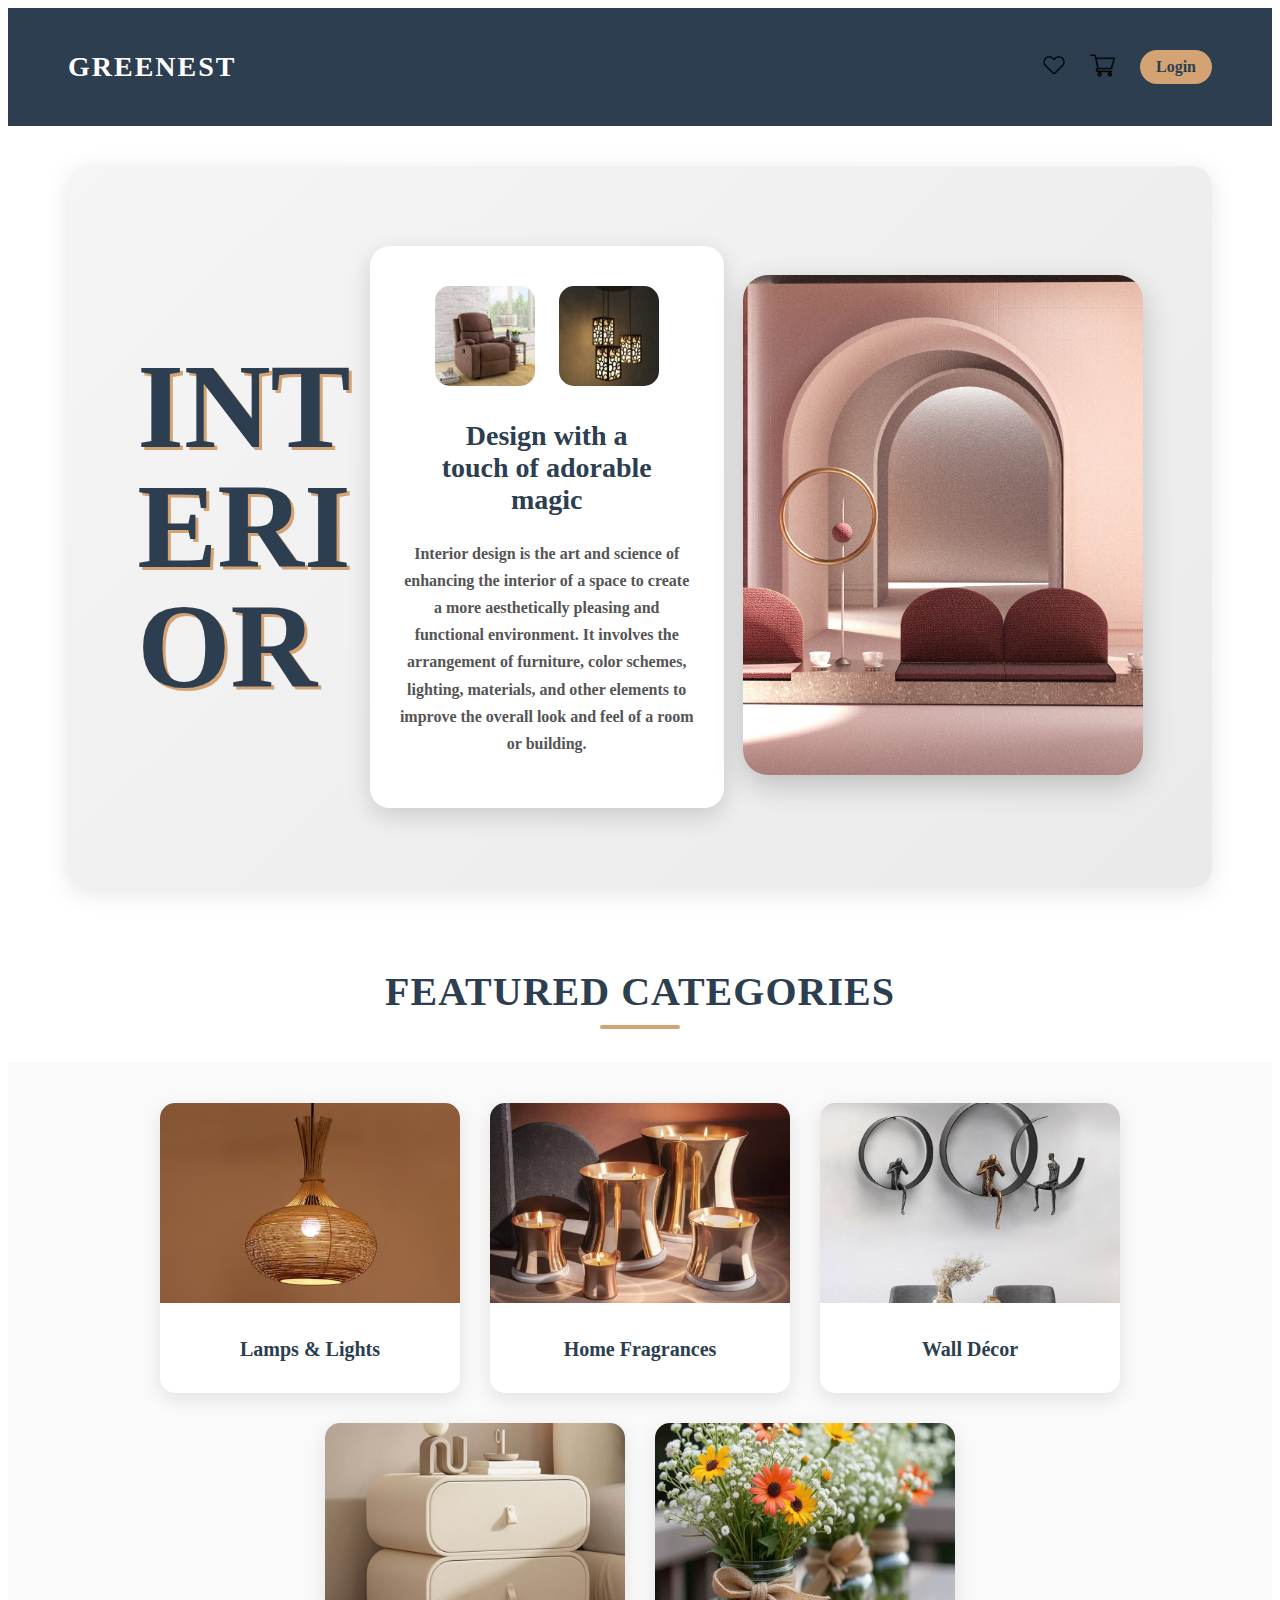
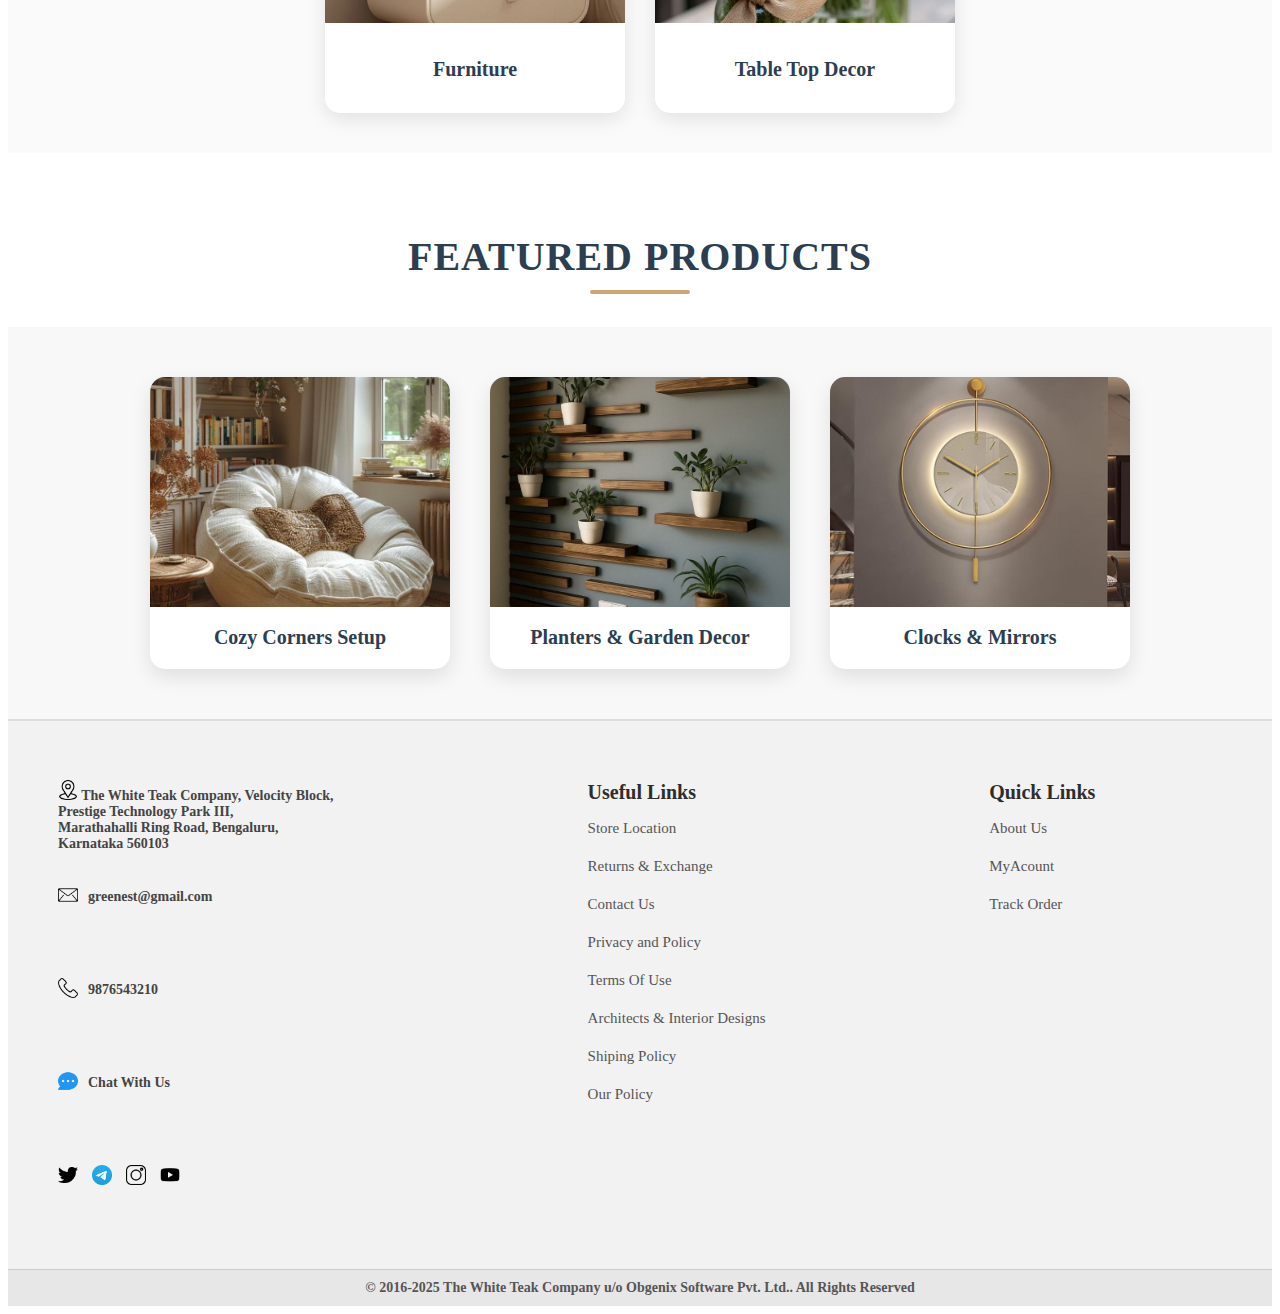
<file: index.html>
<!DOCTYPE html>
<html lang="en">
<head>
    <meta charset="UTF-8">
    <meta name="viewport" content="width=device-width, initial-scale=1.0">
    <title>Document</title>
    <link rel="stylesheet" href="Home.css">
</head>
<body>


    
    <div class="Top">

        <div class="header">
            <div class="dna">
                <h2>GREENEST</h2>
            </div>

            <div class="nav-links">
                <a href="Wishlist.html" class="wishlist-icon" style="position:relative; display:inline-block;">
                        <img src="wishlist.png" width="22">
                        <span id="wishlistBadge" class="wishlist-badge" style="
                            background:red;
                            color:white;
                            padding:2px 6px;
                            border-radius:50%;
                            font-size:12px;
                            position:absolute;
                            top:-8px;
                            right:-10px;
                            display:none;">0</span>
                    </a>

                
                <!-- Navbar or header-la idhu irukkanum -->
                    <a href="Cart.html" class="cart-icon" style="position:relative; display:inline-block;">
                        <img src="cart.png" width="25">
                        <span id="cartBadge" class="cart-badge" style="
                        background:red;
                        color:white;
                        padding:2px 6px;
                        border-radius:50%;
                        font-size:12px;
                        position:absolute;
                        top:-8px;
                        right:-10px;">0</span>
                    </a>
                <a href="Login.html" class="login">Login</a>        
            </div>
        </div>

        <div class="topic">

            <div class="interior">
                <h1>INT <br> ERI <br> OR</h1>
            </div>

            <div class="sofa-image">
                <div>
                    <img src="sofa.jpeg" height="100" width="100">
                    <img src="light.webp" height="100" width="100">
                </div>
                <h2>
                    Design with a <br> touch of adorable <br> magic
                </h2>

                <h4>
                    Interior design is the art and science of <br>
                    enhancing the interior of a space to create <br>
                    a more aesthetically pleasing and <br>
                    functional environment. It involves the <br>
                    arrangement of furniture, color schemes, <br>
                    lighting, materials, and other elements to <br>
                    improve the overall look and feel of a room <br>
                    or building.
                </h4>
            </div>

            <div>
                <img src="bg4.webp" height="500" width="400" class="img1">
            </div>

        </div>

        <h2 class="fc">Featured Categories</h2>

        <div class="feature-items">

            <div>
                <img src="Lamps and lights.avif" width="500" height="250">
                <a href="Lights.html"><h2>Lamps & Lights</h2></a>
            </div>

            <div>
                <img src="candles.avif" width="500" height="250">
                <a href="HomeFragrance.html"><h2>Home Fragrances</h2></a>
            </div>

            <div>
                <img src="Wall Decor.jpg" width="500" height="250">
                <a href="Wall decor.html"><h2>Wall Décor</h2></a>
            </div>

            <div>
                <img src="Storage furniture.jpg" width="500" height="250">
                <a href="Storage.html"><h2>Furniture </h2></a>
            </div>

            <div>
                <img src="Flower decoration.jpg" width="500" height="250">
                <a href="Tabletop.html"><h2>Table Top Decor</h2></a>
            </div>

        </div>

        <h2 class="fp">Featured Products</h2>

        <div class="feature-item-1">

            <div>
                <img src="sofa.jpg" width="500" height="250">
                <a href="#Corners"><h2>Cozy Corners Setup</h2></a>
            </div>

            <div>
                <img src="plant decor.jpg" width="500" height="250">
                <a href="#plants"><h2>Planters & Garden Decor</h2></a>
            </div>

            <div>
                <img src="clock.jpg" width="500" height="250">
                <a href="#clock"><h2>Clocks & Mirrors</h2></a>
            </div>

        </div>

        <footer class="footer-main" >
        <div class="f-one">
            <div class="main-h4">
                <h4 ><img src="location.png" height="20px">
                The White Teak Company, Velocity Block,<br>
                Prestige Technology Park III,<br>
                Marathahalli Ring Road, Bengaluru,<br>
                Karnataka 560103
            </h4>

            <div class="div2">
                <div class="second-img">
                    <img src="mail.png" height="20px" >
                </div>
                <div>
                    <h4>greenest@gmail.com</h4>
                </div>
                
            </div>

            <div class="div2">
                <div class="second-img">
                    <img src="telephone.png" height="20px">
                </div>
                <div >
                    <h4>9876543210</h4>
                </div>
            </div>

            <div class="div2">
                <div class="second-img">
                    <img src="chat.png" height="20px">
                </div>
                <div >
                    <h4>Chat With Us</h4>
                </div>
            </div>

            <div class="logos">
                    <img src="twitter.png" height="20px">
                    <img src="telegram.png" height="20px">
                    <img src="instagram.png" height="20px">
                    <img src="youtube.png" height="20px">
                </div>
            </div>
            

        </div>
        <div class="f-two">
            <h3>Useful Links</h3>
            <div>
               <a href="#">Store Location</a>
            </div>
            <div>
                <a href="#">Returns & Exchange</a>
            </div>
            <div>
                <a href="#">Contact Us</a>
            </div>
            <div>
                <a href="#">Privacy and Policy</a>
            </div>
            <div>
                <a href="#">Terms Of Use</a>
            </div>
            <div>
                <a href="#">Architects & Interior Designs</a>
            </div>
            <div>
                <a href="#">Shiping Policy</a>
            </div>
            <div>
                <a href="#">Our Policy</a>
            </div>
            
                
            
        </div>

        <div class="f-three">

            <h3>Quick Links</h3>
            <div>
                <a href="#">About Us</a>
            </div>
            <div>
                <a href="#">MyAcount</a>
            </div>
            <div>
                <a href="#">Track Order</a>
            </div>

        </div>

    </footer>

    <footer class="footer-second">
        <h5 class="end">© 2016-2025 The White Teak Company u/o Obgenix Software Pvt. Ltd.. All Rights Reserved</h5>
    </footer>

    </div>

    <script>
        // Update Cart Badge
function updateCartBadge() {
    let user = sessionStorage.getItem("username");
    let badge = document.getElementById("cartBadge");

    if (!badge) return;

    if (user) {
        let cartKey = "cart_" + user;
        let items = JSON.parse(localStorage.getItem(cartKey)) || [];
        badge.innerText = items.length;
        badge.style.display = items.length > 0 ? "inline-block" : "none";
    } else {
        badge.innerText = 0;
        badge.style.display = "none";
    }
}

// Update Wishlist Badge
function updateWishlistBadge() {
    let user = sessionStorage.getItem("username");
    let badge = document.getElementById("wishlistBadge");

    if (!badge) return;

    if (user) {
        let wishlistKey = "wishlist_" + user;
        let items = JSON.parse(localStorage.getItem(wishlistKey)) || [];
        badge.innerText = items.length;
        badge.style.display = items.length > 0 ? "inline-block" : "none";
    } else {
        badge.innerText = 0;
        badge.style.display = "none";
    }
}

// Run both badge updates on page load
updateCartBadge();
updateWishlistBadge();

    </script>



</body>
</html>
</file>
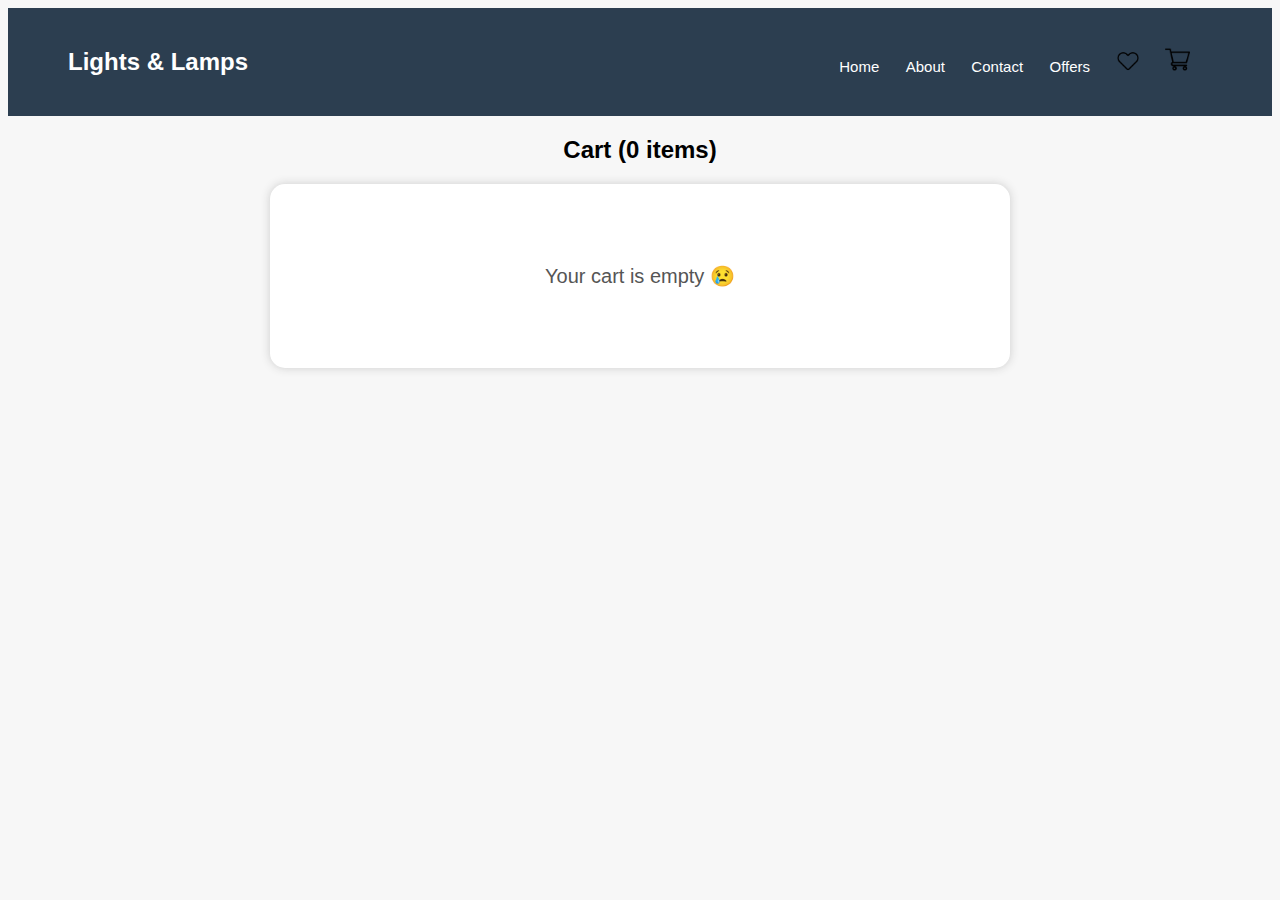
<file: Cart.html>
<!DOCTYPE html>
<html lang="en">
<head>
    <meta charset="UTF-8">
    <meta name="viewport" content="width=device-width, initial-scale=1.0">
    <title>Your Cart</title>
    <link rel="stylesheet" href="Cart.css">
</head>
<body>

    <div class="header">
        <h2 class="title">Lights & Lamps</h2>

        <div class="nav-links">
            <a href="Home.html">Home</a>
            <a href="About.html">About</a>
            <a href="Contact.html">Contact</a>
            <a href="Offer.html">Offers</a>

            <a href="Wishlist.html" class="wishlist-icon" style="position:relative; display:inline-block;">
                        <img src="wishlist.png" width="22">
                        <span id="wishlistBadge" class="wishlist-badge" style="
                            background:red;
                            color:white;
                            padding:2px 6px;
                            border-radius:50%;
                            font-size:12px;
                            position:absolute;
                            top:-8px;
                            right:-10px;
                            display:none;">0</span>
                    </a>

            <!-- ⭐ Cart badge (optional for cart page) -->
            <a href="Cart.html" class="cart-icon" style="position:relative; display:inline-block;">
                        <img src="cart.png" width="25">
                        <span id="cartBadge" class="cart-badge" style="
                        background:red;
                        color:white;
                        padding:2px 6px;
                        border-radius:50%;
                        font-size:12px;
                        position:absolute;
                        top:-8px;
                        right:-10px;">0</span>
                    </a>
        </div>
    </div>

    <!-- ⭐ Cart count text -->
    <h2 id="cartCount">Cart (0 items)</h2>

    <!-- ⭐ Cart list container -->
    <div class="cart-container" id="cartList"></div>

    <script src="Cart.js"></script>
</body>
</html>
</file>
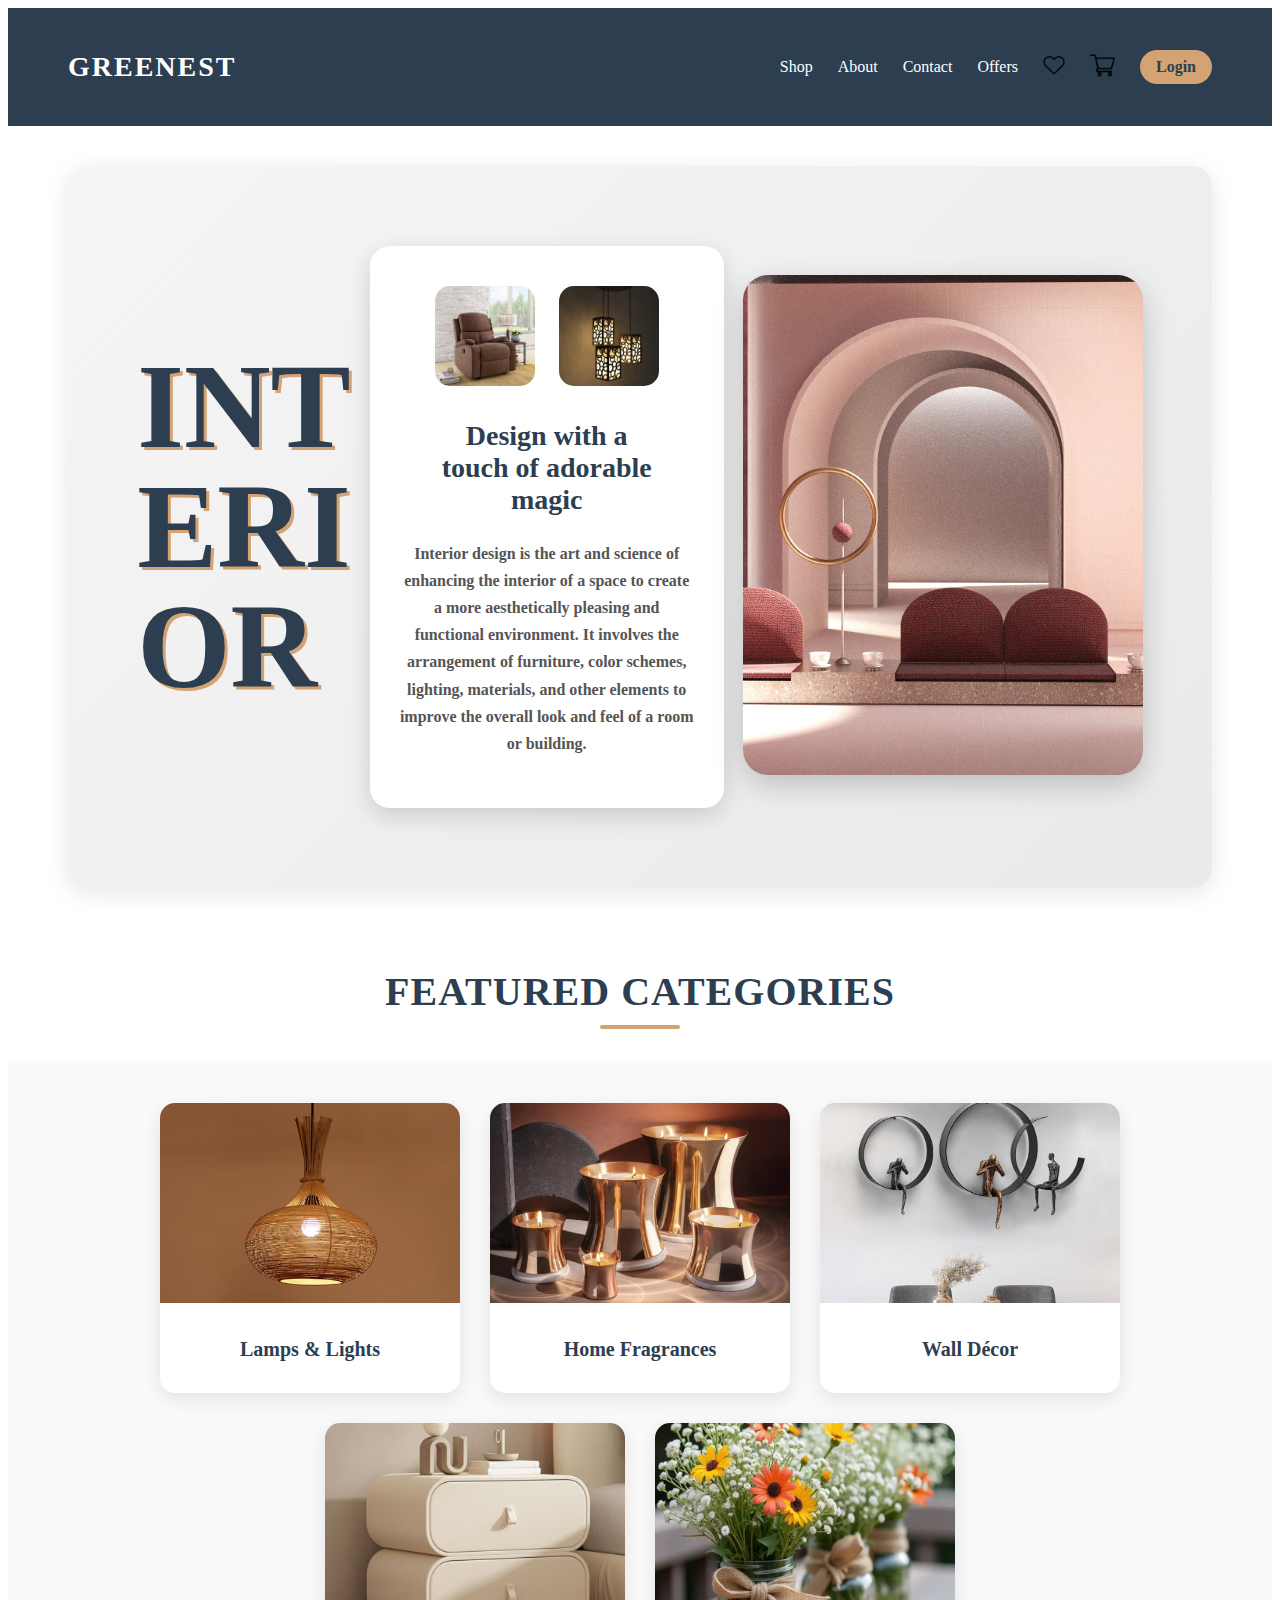
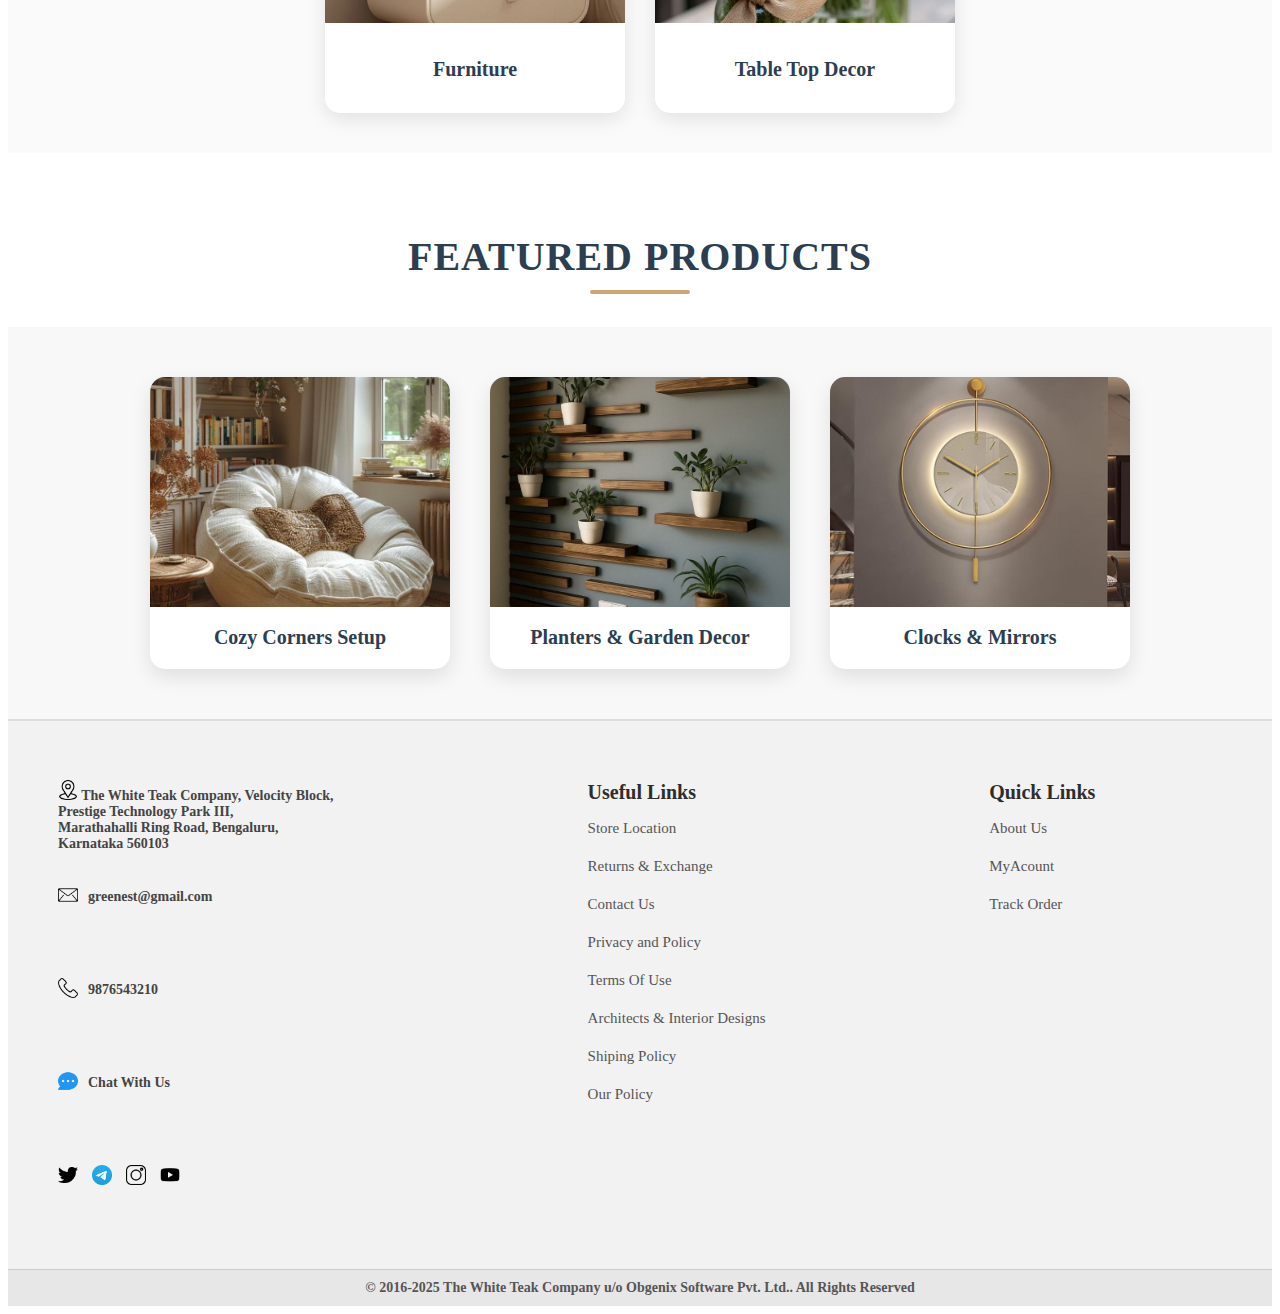
<file: Home.html>
<!DOCTYPE html>
<html lang="en">
<head>
    <meta charset="UTF-8">
    <meta name="viewport" content="width=device-width, initial-scale=1.0">
    <title>Document</title>
    <link rel="stylesheet" href="Home.css">
</head>
<body>


    
    <div class="Top">

        <div class="header">
            <div class="dna">
                <h2>GREENEST</h2>
            </div>

            <div class="nav-links">
                <a href="ShopPage" class="list-items">Shop</a>
                <a href="About.html" class="list-items">About</a>
                <a href="Contact.html" class="list-items">Contact</a>
                <a href="Offer.html" class="list-items">Offers</a>
                <a href="Wishlist.html" class="wishlist-icon" style="position:relative; display:inline-block;">
                        <img src="wishlist.png" width="22">
                        <span id="wishlistBadge" class="wishlist-badge" style="
                            background:red;
                            color:white;
                            padding:2px 6px;
                            border-radius:50%;
                            font-size:12px;
                            position:absolute;
                            top:-8px;
                            right:-10px;
                            display:none;">0</span>
                    </a>

                
                <!-- Navbar or header-la idhu irukkanum -->
                    <a href="Cart.html" class="cart-icon" style="position:relative; display:inline-block;">
                        <img src="cart.png" width="25">
                        <span id="cartBadge" class="cart-badge" style="
                        background:red;
                        color:white;
                        padding:2px 6px;
                        border-radius:50%;
                        font-size:12px;
                        position:absolute;
                        top:-8px;
                        right:-10px;">0</span>
                    </a>
                <a href="Login.html" class="login">Login</a>        
            </div>
        </div>

        <div class="topic">

            <div class="interior">
                <h1>INT <br> ERI <br> OR</h1>
            </div>

            <div class="sofa-image">
                <div>
                    <img src="sofa.jpeg" height="100" width="100">
                    <img src="light.webp" height="100" width="100">
                </div>
                <h2>
                    Design with a <br> touch of adorable <br> magic
                </h2>

                <h4>
                    Interior design is the art and science of <br>
                    enhancing the interior of a space to create <br>
                    a more aesthetically pleasing and <br>
                    functional environment. It involves the <br>
                    arrangement of furniture, color schemes, <br>
                    lighting, materials, and other elements to <br>
                    improve the overall look and feel of a room <br>
                    or building.
                </h4>
            </div>

            <div>
                <img src="bg4.webp" height="500" width="400" class="img1">
            </div>

        </div>

        <h2 class="fc">Featured Categories</h2>

        <div class="feature-items">

            <div>
                <img src="Lamps and lights.avif" width="500" height="250">
                <a href="Lights.html"><h2>Lamps & Lights</h2></a>
            </div>

            <div>
                <img src="candles.avif" width="500" height="250">
                <a href="HomeFragrance.html"><h2>Home Fragrances</h2></a>
            </div>

            <div>
                <img src="Wall Decor.jpg" width="500" height="250">
                <a href="Wall decor.html"><h2>Wall Décor</h2></a>
            </div>

            <div>
                <img src="Storage furniture.jpg" width="500" height="250">
                <a href="Storage.html"><h2>Furniture </h2></a>
            </div>

            <div>
                <img src="Flower decoration.jpg" width="500" height="250">
                <a href="Tabletop.html"><h2>Table Top Decor</h2></a>
            </div>

        </div>

        <h2 class="fp">Featured Products</h2>

        <div class="feature-item-1">

            <div>
                <img src="sofa.jpg" width="500" height="250">
                <a href="Storage.html"><h2>Cozy Corners Setup</h2></a>
            </div>

            <div>
                <img src="plant decor.jpg" width="500" height="250">
                <a href="Plants.html"><h2>Planters & Garden Decor</h2></a>
            </div>

            <div>
                <img src="clock.jpg" width="500" height="250">
                <a href="Clock.html"><h2>Clocks & Mirrors</h2></a>
            </div>

        </div>

        <footer class="footer-main" >
        <div class="f-one">
            <div class="main-h4">
                <h4 ><img src="location.png" height="20px">
                The White Teak Company, Velocity Block,<br>
                Prestige Technology Park III,<br>
                Marathahalli Ring Road, Bengaluru,<br>
                Karnataka 560103
            </h4>

            <div class="div2">
                <div class="second-img">
                    <img src="mail.png" height="20px" >
                </div>
                <div>
                    <h4>greenest@gmail.com</h4>
                </div>
                
            </div>

            <div class="div2">
                <div class="second-img">
                    <img src="telephone.png" height="20px">
                </div>
                <div >
                    <h4>9876543210</h4>
                </div>
            </div>

            <div class="div2">
                <div class="second-img">
                    <img src="chat.png" height="20px">
                </div>
                <div >
                    <h4>Chat With Us</h4>
                </div>
            </div>

            <div class="logos">
                    <img src="twitter.png" height="20px">
                    <img src="telegram.png" height="20px">
                    <img src="instagram.png" height="20px">
                    <img src="youtube.png" height="20px">
                </div>
            </div>
            

        </div>
        <div class="f-two">
            <h3>Useful Links</h3>
            <div>
               <a href="#">Store Location</a>
            </div>
            <div>
                <a href="#">Returns & Exchange</a>
            </div>
            <div>
                <a href="#">Contact Us</a>
            </div>
            <div>
                <a href="#">Privacy and Policy</a>
            </div>
            <div>
                <a href="#">Terms Of Use</a>
            </div>
            <div>
                <a href="#">Architects & Interior Designs</a>
            </div>
            <div>
                <a href="#">Shiping Policy</a>
            </div>
            <div>
                <a href="#">Our Policy</a>
            </div>
            
                
            
        </div>

        <div class="f-three">

            <h3>Quick Links</h3>
            <div>
                <a href="#">About Us</a>
            </div>
            <div>
                <a href="#">MyAcount</a>
            </div>
            <div>
                <a href="#">Track Order</a>
            </div>

        </div>

    </footer>

    <footer class="footer-second">
        <h5 class="end">© 2016-2025 The White Teak Company u/o Obgenix Software Pvt. Ltd.. All Rights Reserved</h5>
    </footer>

    </div>

    <script>
        // Update Cart Badge
function updateCartBadge() {
    let user = sessionStorage.getItem("username");
    let badge = document.getElementById("cartBadge");

    if (!badge) return;

    if (user) {
        let cartKey = "cart_" + user;
        let items = JSON.parse(localStorage.getItem(cartKey)) || [];
        badge.innerText = items.length;
        badge.style.display = items.length > 0 ? "inline-block" : "none";
    } else {
        badge.innerText = 0;
        badge.style.display = "none";
    }
}

// Update Wishlist Badge
function updateWishlistBadge() {
    let user = sessionStorage.getItem("username");
    let badge = document.getElementById("wishlistBadge");

    if (!badge) return;

    if (user) {
        let wishlistKey = "wishlist_" + user;
        let items = JSON.parse(localStorage.getItem(wishlistKey)) || [];
        badge.innerText = items.length;
        badge.style.display = items.length > 0 ? "inline-block" : "none";
    } else {
        badge.innerText = 0;
        badge.style.display = "none";
    }
}

// Run both badge updates on page load
updateCartBadge();
updateWishlistBadge();

    </script>



</body>
</html>
</file>
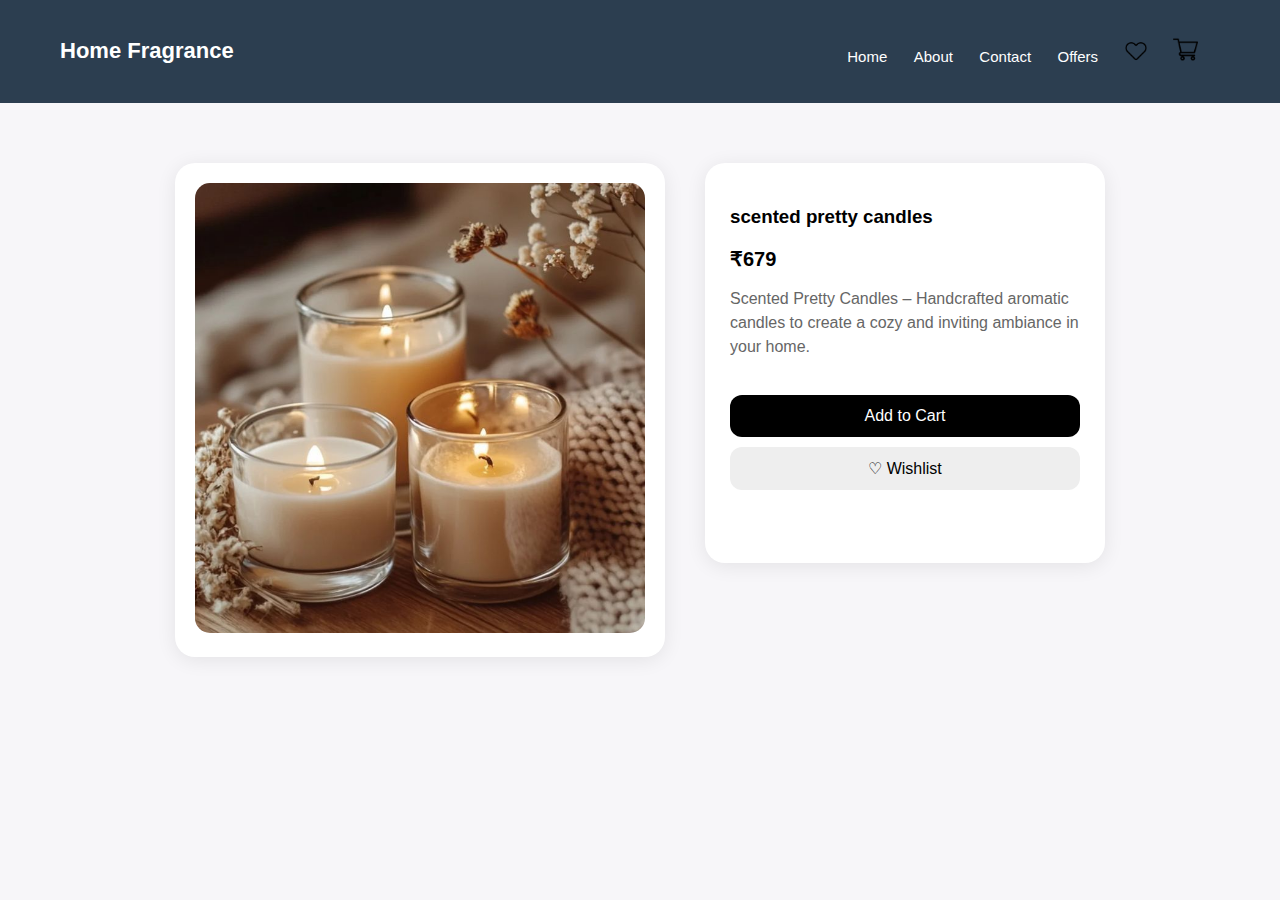
<file: HomeFragrance.html>
<!DOCTYPE html>
<html lang="en">
<head>
    <meta charset="UTF-8">
    <meta name="viewport" content="width=device-width, initial-scale=1.0">
    <title>Lights & Lamps</title>
    <link rel="stylesheet" href="HomeFragrance.css">
</head>
<body>
    

    <div class="header">
        <h2 class="title">Home Fragrance</h2>

        <div class="nav-links">
            <a href="index.html">Home</a>
            <a href="About.html">About</a>
            <a href="Contact.html">Contact</a>
            <a href="Offer.html">Offers</a>

            <a href="Wishlist.html" class="wishlist-icon" style="position:relative; display:inline-block;">
                        <img src="wishlist.png" width="22">
                        <span id="wishlistBadge" class="wishlist-badge" style="
                            background:red;
                            color:white;
                            padding:2px 6px;
                            border-radius:50%;
                            font-size:12px;
                            position:absolute;
                            top:-8px;
                            right:-10px;
                            display:none;">0</span>
                    </a>
            <a href="Cart.html" class="cart-icon" style="position:relative; display:inline-block;">
                        <img src="cart.png" width="25">
                        <span id="cartBadge" class="cart-badge" style="
                        background:red;
                        color:white;
                        padding:2px 6px;
                        border-radius:50%;
                        font-size:12px;
                        position:absolute;
                        top:-8px;
                        right:-10px;">0</span>
            </a>
        </div>
    </div>

    <div class="pdp-container">
        <div class="pdp-image-box">
            <img src="candel 1.jpg" alt="scented pretty candles" class="main-img">
        </div>

        <div class="pdp-details">
            <h3>scented pretty candles</h3>
            <p class="price">₹679</p>

            <p class="desc">
                Scented Pretty Candles – Handcrafted aromatic candles to create a cozy and inviting ambiance in your home.
            </p>
            <div class="thumb-box">
                
            </div>

            <div class="btn-group">
                <button class="add-cart" onclick="addToCart()">Add to Cart</button>
                <button class="wishlist" onclick="addToWishlist()">♡ Wishlist</button>
            </div>
        </div>
    </div>

<script src="HomeFragrance.js"></script>
</body>
</html>
</file>
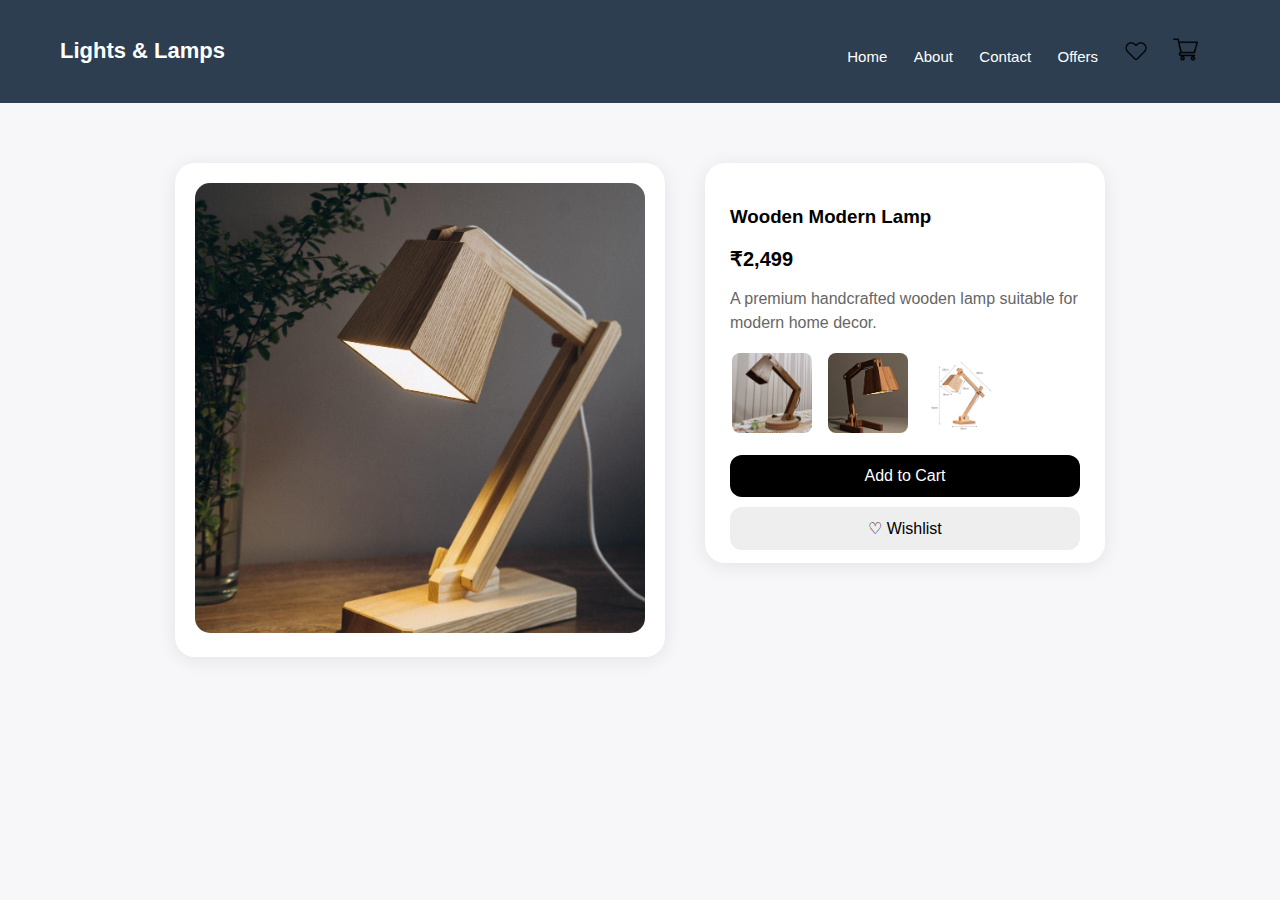
<file: Lights.html>
<!DOCTYPE html>
<html lang="en">
<head>
    <meta charset="UTF-8">
    <meta name="viewport" content="width=device-width, initial-scale=1.0">
    <title>Lights & Lamps</title>
    <link rel="stylesheet" href="Lights.css">
</head>
<body>


    <div class="header">
        <h2 class="title">Lights & Lamps</h2>

        <div class="nav-links">
            <a href="Home.html">Home</a>
            <a href="About.html">About</a>
            <a href="Contact.html">Contact</a>
            <a href="Offer.html">Offers</a>

           <a href="Wishlist.html" class="wishlist-icon" style="position:relative; display:inline-block;">
                        <img src="wishlist.png" width="22">
                        <span id="wishlistBadge" class="wishlist-badge" style="
                            background:red;
                            color:white;
                            padding:2px 6px;
                            border-radius:50%;
                            font-size:12px;
                            position:absolute;
                            top:-8px;
                            right:-10px;
                            display:none;">0</span>
                    </a>
            <a href="Cart.html" class="cart-icon" style="position:relative; display:inline-block;">
                        <img src="cart.png" width="25">
                        <span id="cartBadge" class="cart-badge" style="
                        background:red;
                        color:white;
                        padding:2px 6px;
                        border-radius:50%;
                        font-size:12px;
                        position:absolute;
                        top:-8px;
                        right:-10px;">0</span>
                    </a>
        </div>
    </div>

    <div class="pdp-container">
        <div class="pdp-image-box">
            <img src="Woodenlamp.jpg" alt="Wooden Lamp" class="main-img">
        </div>

        <div class="pdp-details">
            <h3>Wooden Modern Lamp</h3>
            <p class="price">₹2,499</p>

            <p class="desc">
                A premium handcrafted wooden lamp suitable for modern home decor.
            </p>
            <div class="thumb-box">
                <img src="w1-lamp.jpg" class="thumb">
                <img src="w2-lamp.jpg" class="thumb">
                <img src="w3-lamp.jpg" class="thumb">
            </div>

            <div class="btn-group">
                <button class="add-cart" onclick="addToCart()">Add to Cart</button>
                <button class="wishlist" onclick="addToWishlist()">♡ Wishlist</button>
            </div>
        </div>
    </div>

<script src="Lights.js"></script>
</body>
</html>
</file>
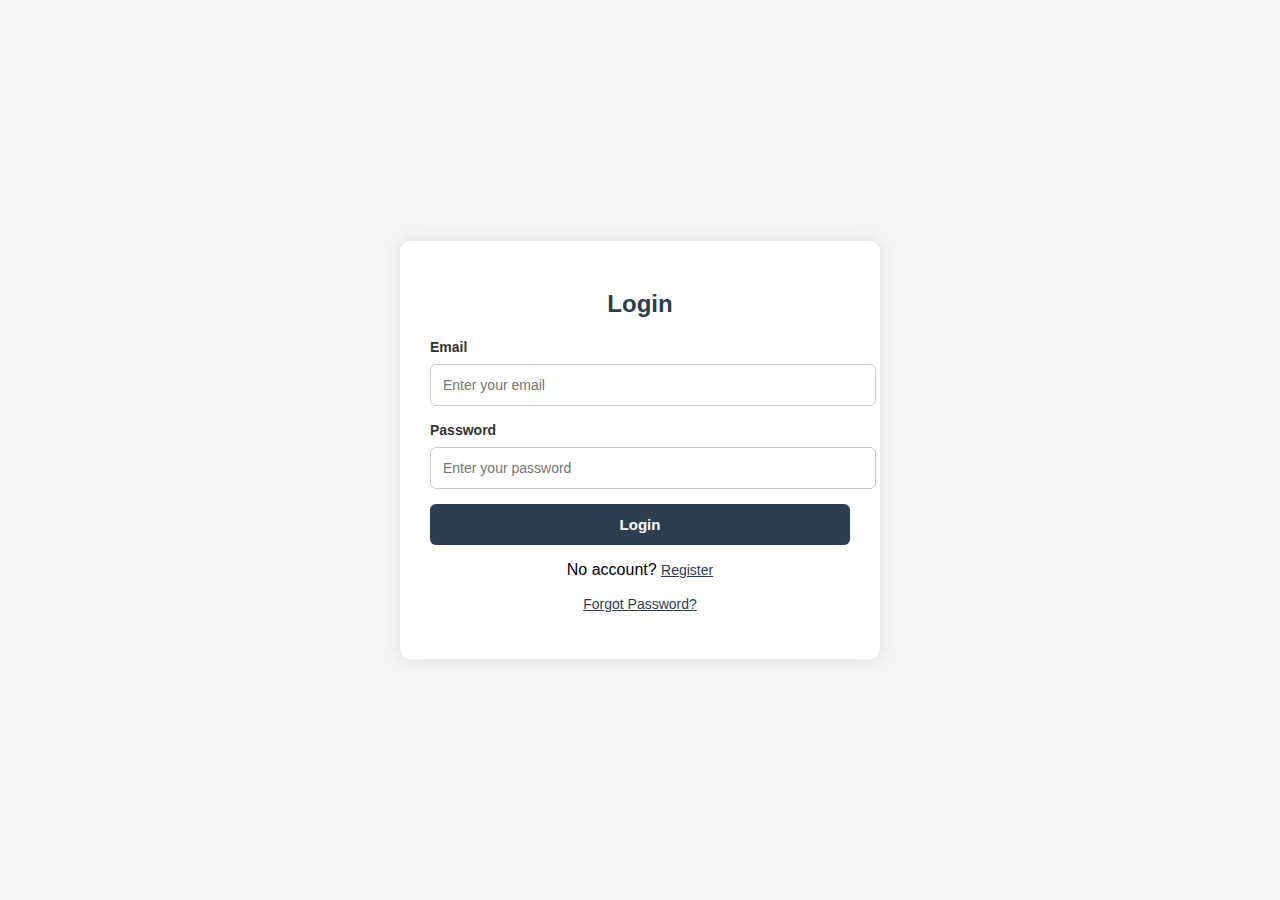
<file: Login.html>
<!DOCTYPE html>
<html lang="en">
<head>
    <meta charset="UTF-8">
    <meta name="viewport" content="width=device-width, initial-scale=1.0">
    <title>Greenest - Login & Register</title>
    <link rel="stylesheet" href="Login.css">
</head>
<body>

    <div class="container">

        <!-- LOGIN -->
        <div id="loginBox">
            <h2>Login</h2>

            <label>Email</label>
            <input type="email" id="loginEmail" placeholder="Enter your email">

            <label>Password</label>
            <input type="password" id="loginPass" placeholder="Enter your password">

            <button onclick="login()">Login</button>

            <div class="link">
                <p>No account? <a onclick="showRegister()">Register</a></p>
                <p><a onclick="showForget()">Forgot Password?</a></p>
            </div>
        </div>

        <!-- REGISTER -->
        <div id="regBox" class="hidden">
            <h2>Create Account</h2>

            <label>Full Name</label>
            <input type="text" id="regName" placeholder="Enter your name">

            <label>Email</label>
            <input type="email" id="regEmail" placeholder="Enter your email">

            <label>Password</label>
            <input type="password" id="regPass" placeholder="Create a password">

            <button onclick="register()">Register</button>

            <div class="link">
                <p>Already have an account? <a onclick="showLogin()">Login</a></p>
            </div>
        </div>

        <!-- FORGOT PASSWORD -->
        <div id="forgetBox" class="hidden">
            <h2>Reset Password</h2>

            <label>New Password</label>
            <input type="password" id="newPass" placeholder="Enter new password">

            <button onclick="resetPass()">Reset Password</button>

            <div class="link">
                <p><a onclick="showLogin()">Back to Login</a></p>
            </div>
        </div>

    </div>

    <script src="Login.js">
        
    </script>

</body>
</html>
</file>
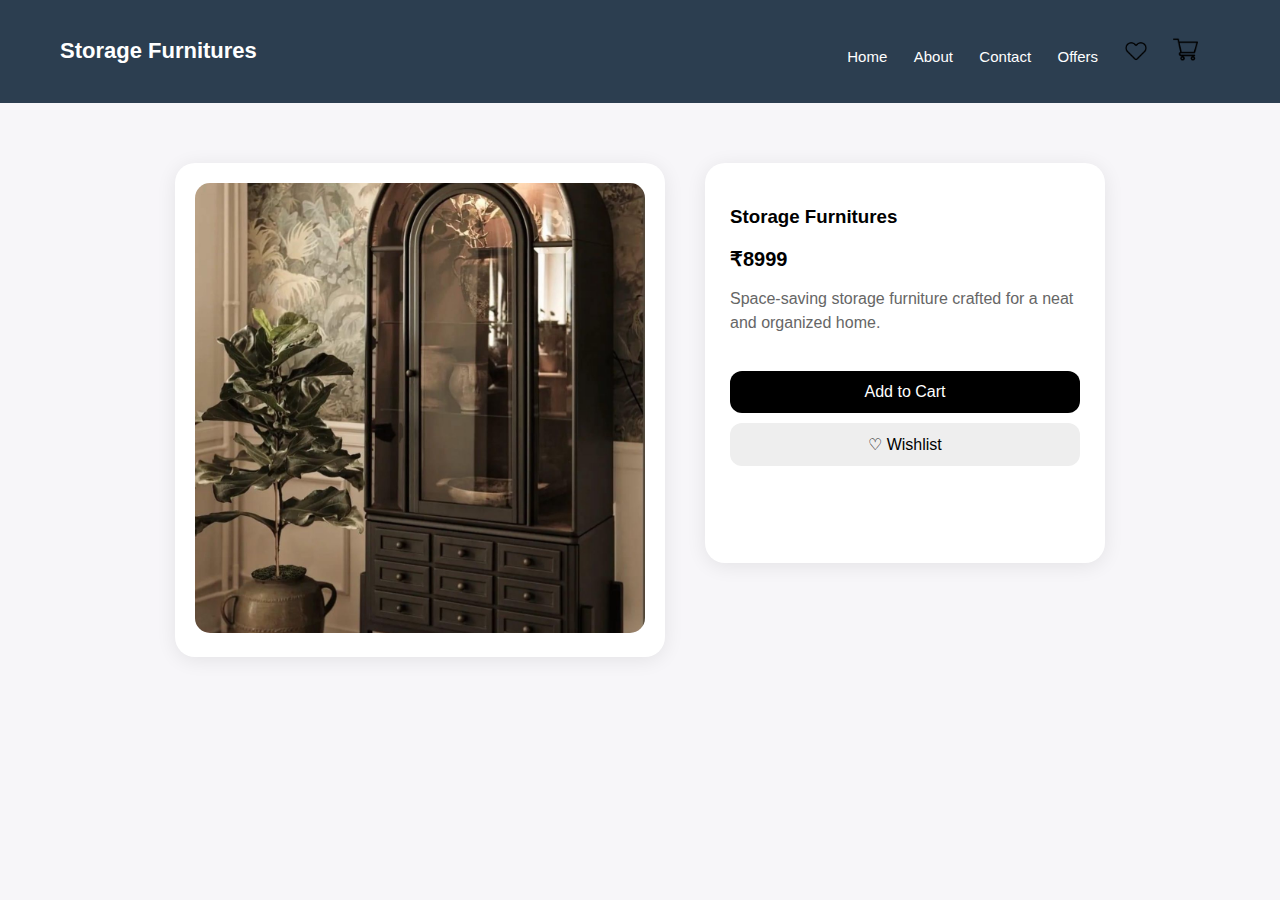
<file: Storage.html>
<!DOCTYPE html>
<html lang="en">
<head>
    <meta charset="UTF-8">
    <meta name="viewport" content="width=device-width, initial-scale=1.0">
    <title>Wall Decor</title>
    <link rel="stylesheet" href="storage.css">
</head>
<body>

    <div class="header">
        <h2 class="title">Storage Furnitures</h2>

        <div class="nav-links">
            <a href="index.html">Home</a>
            <a href="About.html">About</a>
            <a href="Contact.html">Contact</a>
            <a href="Offer.html">Offers</a>

            <a href="Wishlist.html" class="wishlist-icon" style="position:relative; display:inline-block;">
                        <img src="wishlist.png" width="22">
                        <span id="wishlistBadge" class="wishlist-badge" style="
                            background:red;
                            color:white;
                            padding:2px 6px;
                            border-radius:50%;
                            font-size:12px;
                            position:absolute;
                            top:-8px;
                            right:-10px;
                            display:none;">0</span>
                    </a>
            <a href="Cart.html" class="cart-icon" style="position:relative; display:inline-block;">
                        <img src="cart.png" width="25">
                        <span id="cartBadge" class="cart-badge" style="
                        background:red;
                        color:white;
                        padding:2px 6px;
                        border-radius:50%;
                        font-size:12px;
                        position:absolute;
                        top:-8px;
                        right:-10px;">0</span>
            </a>
        </div>
    </div>

    <div class="pdp-container">
        <div class="pdp-image-box">
            <img src="s1.jpg" alt="scented pretty candles" class="main-img">
        </div>

        <div class="pdp-details">
            <h3>Storage Furnitures</h3>
            <p class="price">₹8999</p>

            <p class="desc">
                Space-saving storage furniture crafted for a neat and organized home.
            </p>
            <div class="thumb-box">
                
            </div>

            <div class="btn-group">
                <button class="add-cart" onclick="addToCart()">Add to Cart</button>
                <button class="wishlist" onclick="addToWishlist()">♡ Wishlist</button>
            </div>
        </div>
    </div>

<script src="storage.js"></script>
</body>
</html>
</file>
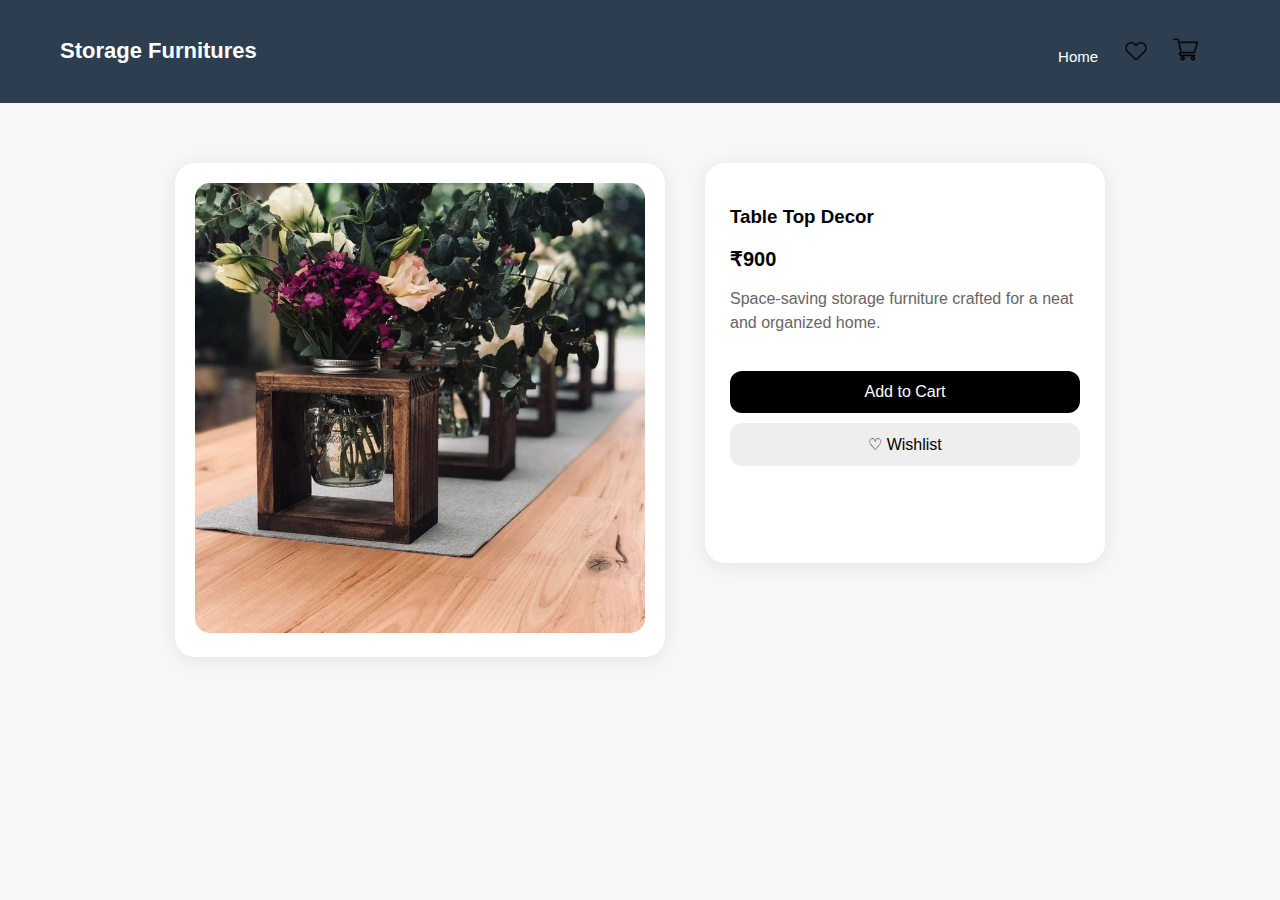
<file: Tabletop.html>
<!DOCTYPE html>
<html lang="en">
<head>
    <meta charset="UTF-8">
    <meta name="viewport" content="width=device-width, initial-scale=1.0">
    <title>Wall Decor</title>
    <link rel="stylesheet" href="Tabletop.css">
</head>
<body>

    <div class="header">
        <h2 class="title">Storage Furnitures</h2>

        <div class="nav-links">
            <a href="index.html">Home</a>

            <a href="Wishlist.html" class="wishlist-icon" style="position:relative; display:inline-block;">
                        <img src="wishlist.png" width="22">
                        <span id="wishlistBadge" class="wishlist-badge" style="
                            background:red;
                            color:white;
                            padding:2px 6px;
                            border-radius:50%;
                            font-size:12px;
                            position:absolute;
                            top:-8px;
                            right:-10px;
                            display:none;">0</span>
                    </a>
            <a href="Cart.html" class="cart-icon" style="position:relative; display:inline-block;">
                        <img src="cart.png" width="25">
                        <span id="cartBadge" class="cart-badge" style="
                        background:red;
                        color:white;
                        padding:2px 6px;
                        border-radius:50%;
                        font-size:12px;
                        position:absolute;
                        top:-8px;
                        right:-10px;">0</span>
            </a>
        </div>
    </div>

    <div class="pdp-container">
        <div class="pdp-image-box">
            <img src="t1.jpg" alt="scented pretty candles" class="main-img">
        </div>

        <div class="pdp-details">
            <h3>Table Top Decor</h3>
            <p class="price">₹900</p>

            <p class="desc">
                Space-saving storage furniture crafted for a neat and organized home.
            </p>
            <div class="thumb-box">
                
            </div>

            <div class="btn-group">
                <button class="add-cart" onclick="addToCart()">Add to Cart</button>
                <button class="wishlist" onclick="addToWishlist()">♡ Wishlist</button>
            </div>
        </div>
    </div>

<script src="Tabletop.js"></script>
</body>
</html>
</file>
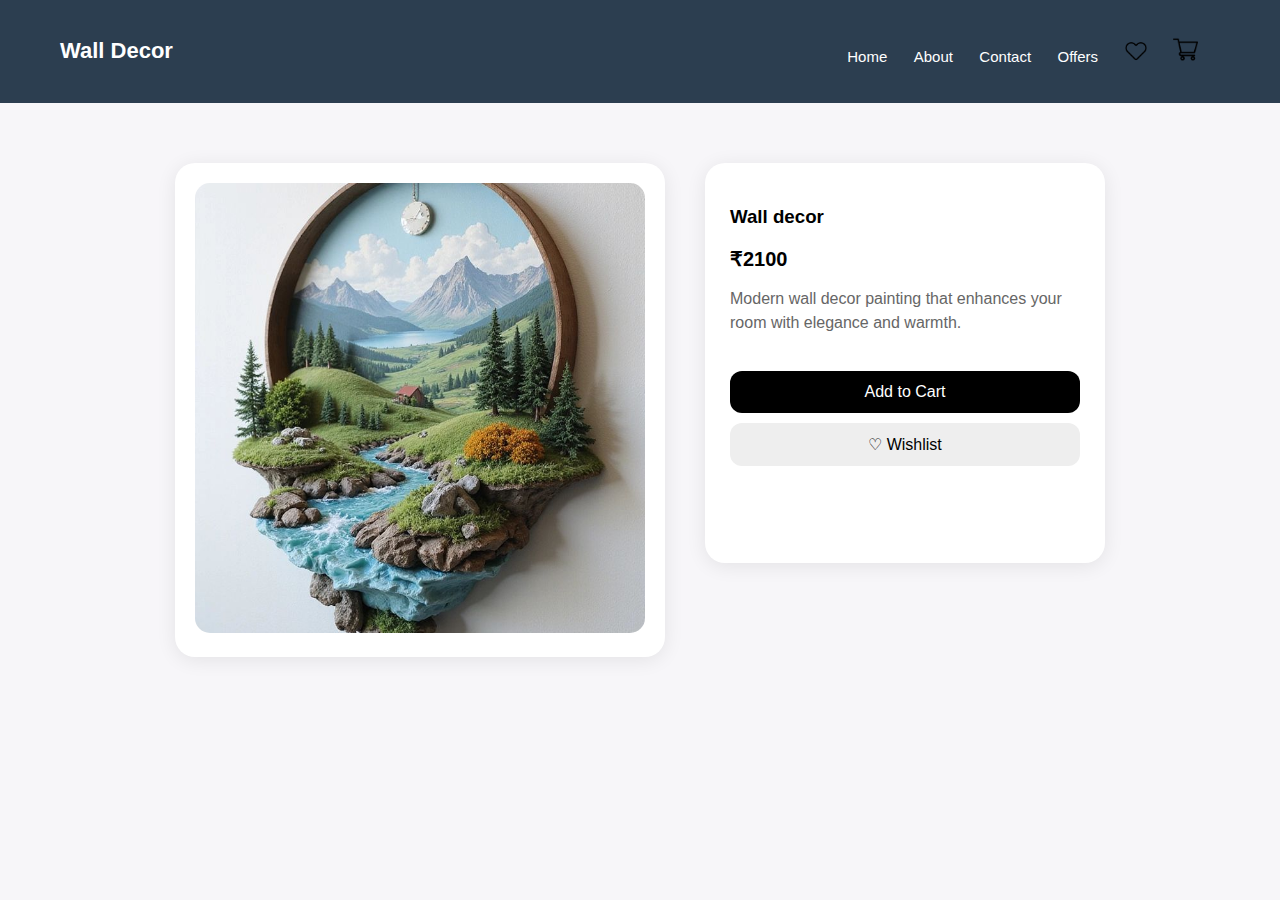
<file: Wall decor.html>
<!DOCTYPE html>
<html lang="en">
<head>
    <meta charset="UTF-8">
    <meta name="viewport" content="width=device-width, initial-scale=1.0">
    <title>Wall Decor</title>
    <link rel="stylesheet" href="Walldecor.css">
</head>
<body>

    <div class="header">
        <h2 class="title">Wall Decor</h2>

        <div class="nav-links">
            <a href="Home.html">Home</a>
            <a href="About.html">About</a>
            <a href="Contact.html">Contact</a>
            <a href="Offer.html">Offers</a>

            <a href="Wishlist.html" class="wishlist-icon" style="position:relative; display:inline-block;">
                        <img src="wishlist.png" width="22">
                        <span id="wishlistBadge" class="wishlist-badge" style="
                            background:red;
                            color:white;
                            padding:2px 6px;
                            border-radius:50%;
                            font-size:12px;
                            position:absolute;
                            top:-8px;
                            right:-10px;
                            display:none;">0</span>
                    </a>
            <a href="Cart.html" class="cart-icon" style="position:relative; display:inline-block;">
                        <img src="cart.png" width="25">
                        <span id="cartBadge" class="cart-badge" style="
                        background:red;
                        color:white;
                        padding:2px 6px;
                        border-radius:50%;
                        font-size:12px;
                        position:absolute;
                        top:-8px;
                        right:-10px;">0</span>
            </a>
        </div>
    </div>

    <div class="pdp-container">
        <div class="pdp-image-box">
            <img src="wall1.jpg" alt="scented pretty candles" class="main-img">
        </div>

        <div class="pdp-details">
            <h3>Wall decor</h3>
            <p class="price">₹2100</p>

            <p class="desc">
                Modern wall decor painting that enhances your room with elegance and warmth.
            </p>
            <div class="thumb-box">
                
            </div>

            <div class="btn-group">
                <button class="add-cart" onclick="addToCart()">Add to Cart</button>
                <button class="wishlist" onclick="addToWishlist()">♡ Wishlist</button>
            </div>
        </div>
    </div>

<script src="Walldecor.js"></script>
</body>
</html>
</file>
<file: Home.css>
/* ===== Header ===== */
.header {
  display: flex;
  justify-content: space-between;
  align-items: center;
  padding: 20px 60px;
  background-color: #2c3e50;
  color: white;
}

.dna h2 {
  font-size: 28px;
  letter-spacing: 2px;
}

.nav-links {
  display: flex;
  align-items: center;
  gap: 25px;
  flex-wrap: wrap;
}

.list-items {
  text-decoration: none;
  color: white;
  font-weight: 500;
  transition: color 0.3s ease;
}

.list-items:hover {
  color: #d4a373;
}

.login {
  background-color: #d4a373;
  padding: 8px 16px;
  border-radius: 20px;
  color: #2c3e50;
  text-decoration: none;
  font-weight: bold;
}

.login:hover {
  background-color: white;
  color: #2c3e50;
}

/* ===== Topic Section ===== */
.topic {
  display: flex;
  justify-content: space-evenly;
  align-items: center;
  padding: 80px 50px;
  background: linear-gradient(135deg, #f5f5f5, #eaeaea);
  border-radius: 20px;
  margin: 40px 60px;
  box-shadow: 0 5px 25px rgba(0, 0, 0, 0.1);
  flex-wrap: wrap;
}

.interior h1 {
  font-size: 120px;
  font-weight: 900;
  line-height: 1;
  color: #2c3e50;
  text-transform: uppercase;
  text-shadow: 3px 3px #d4a373;
}

.btn1 {
  background-color: #d4a373;
  border: none;
  padding: 14px 36px;
  margin-top: 40px;
  border-radius: 30px;
  font-weight: 600;
  color: #2c3e50;
  cursor: pointer;
  transition: all 0.3s ease;
  letter-spacing: 1px;
  text-decoration: none;
}

.btn1:hover {
  background-color: #2c3e50;
  color: white;
  transform: translateY(-3px);
}

/* Sofa + Light Image Section */
.sofa-image {
  text-align: center;
  background-color: white;
  padding: 30px;
  border-radius: 20px;
  box-shadow: 0 8px 25px rgba(0, 0, 0, 0.15);
  transition: transform 0.3s ease, box-shadow 0.3s ease;
}

.sofa-image:hover {
  transform: translateY(-5px);
  box-shadow: 0 12px 35px rgba(0, 0, 0, 0.25);
}

.sofa-image img {
  margin: 10px;
  border-radius: 15px;
}

.sofa-image h2 {
  font-size: 28px;
  color: #2c3e50;
  margin-top: 20px;
  font-weight: 700;
}

.sofa-image h4 {
  font-size: 16px;
  color: #555;
  margin-top: 10px;
  line-height: 1.7;
}

.img1 {
  border-radius: 25px;
  height: 500px;
  width: 400px;
  object-fit: cover;
  box-shadow: 0 10px 30px rgba(0, 0, 0, 0.2);
  transition: all 0.4s ease;
}

.img1:hover {
  transform: scale(1.03);
  box-shadow: 0 15px 40px rgba(0, 0, 0, 0.3);
}

/* ===== Featured Categories ===== */
.fc {
  text-align: center;
  font-size: 40px;
  font-weight: 800;
  margin-top: 80px;
  color: #2c3e50;
  letter-spacing: 1px;
  text-transform: uppercase;
  position: relative;
}

.fc::after {
  content: "";
  display: block;
  width: 80px;
  height: 4px;
  background-color: #d4a373;
  margin: 10px auto 0;
  border-radius: 5px;
}

.feature-items {
  display: flex;
  justify-content: center;
  flex-wrap: wrap;
  gap: 30px;
  padding: 40px 60px;
  background-color: #fafafa;
}
.feature-items a{
  text-decoration: none;
}

.feature-items div {
  background-color: white;
  border-radius: 15px;
  overflow: hidden;
  width: 300px;
  box-shadow: 0 6px 20px rgba(0, 0, 0, 0.1);
  text-align: center;
  transition: all 0.3s ease;
}

.feature-items div:hover {
  transform: translateY(-8px);
  box-shadow: 0 12px 25px rgba(0, 0, 0, 0.2);
}

.feature-items img {
  width: 100%;
  height: 200px;
  object-fit: cover;
  transition: transform 0.3s ease;
}

.feature-items div:hover img {
  transform: scale(1.05);
}

.feature-items h2 {
  padding: 15px 0;
  font-size: 20px;
  color: #2c3e50;
  font-weight: 600;
}

/* ===== Featured Products ===== */
.fp {
  text-align: center;
  font-size: 40px;
  font-weight: 800;
  margin-top: 80px;
  color: #2c3e50;
  text-transform: uppercase;
  letter-spacing: 1px;
  position: relative;
}

.fp::after {
  content: "";
  display: block;
  width: 100px;
  height: 4px;
  background-color: #d4a373;
  margin: 10px auto 0;
  border-radius: 5px;
}

.feature-item-1 {
  display: flex;
  justify-content: center;
  flex-wrap: wrap;
  gap: 40px;
  padding: 50px 60px;
  background-color: #f8f8f8;
}
.feature-item-1 a{
  text-decoration: none;
}

.feature-item-1 div {
  background-color: white;
  width: 300px;
  border-radius: 15px;
  box-shadow: 0 8px 20px rgba(0, 0, 0, 0.1);
  text-align: center;
  overflow: hidden;
  transition: all 0.3s ease;
  position: relative;
}

.feature-item-1 div:hover {
  transform: translateY(-8px);
  box-shadow: 0 12px 30px rgba(0, 0, 0, 0.25);
}

.feature-item-1 img {
  width: 100%;
  height: 230px;
  object-fit: cover;
  transition: transform 0.4s ease;
}

.feature-item-1 div:hover img {
  transform: scale(1.05);
}

.feature-item-1 h2 {
  font-size: 20px;
  color: #2c3e50;
  margin: 15px 0 20px 0;
  font-weight: 600;
}

/* =======================================
   📱 Responsive Media Queries
   ======================================= */

/* -------- Tablet View (max-width: 992px) -------- */
@media (max-width: 992px) {
  .header {
    flex-direction: column;
    text-align: center;
  }

  .topic {
    flex-direction: column;
    text-align: center;
    margin: 20px;
  }

  .interior h1 {
    font-size: 80px;
  }

  .img1 {
    height: 350px;
    width: 300px;
  }

  .feature-items, .feature-item-1 {
    padding: 20px;
    gap: 20px;
  }
}



/* Footer Main Container */
.footer-main {
    background-color: #f2f2f2;
    padding: 40px 50px;
    display: flex;
    justify-content: space-between;
    flex-wrap: wrap;
    border-top: 2px solid #ddd;
}

/* Column Common Styles */
.footer-main div {
    margin-bottom: 20px;
}

.footer-main h3 {
    font-size: 20px;
    margin-bottom: 15px;
    color: #2d2d2d;
    font-weight: 600;
}

.footer-main a {
    text-decoration: none;
    color: #555;
    font-size: 15px;
}

.footer-main a:hover {
    text-decoration: underline;
}

/* Column 1 */
.f-one {
    width: 33%;
    min-width: 280px;
}

.footer-img {
    border-radius: 100%;
    
}

.main-h4 h4 {
    font-size: 14px;
    color: #444;
}

.div2 {
    display: flex;
    align-items: center;
    margin-top: 10px;
}

.second-img img {
    margin-right: 10px;
}

.logos img {
    margin-right: 10px;
    margin-top: 15px;
    cursor: pointer;
    transition: 0.3s;
}

.logos img:hover {
    transform: scale(1.1);
}

/* Column 2 */
.f-two {
    width: 22%;
    min-width: 200px;
}

/* Column 3 */
.f-three {
    width: 20%;
    min-width: 200px;
}

/* Footer Bottom */
.footer-second {
    background-color: #e7e7e7;
    text-align: center;
    padding: 10px 0;
    border-top: 1px solid #ccc;
}

.end {
    color: #555;
    font-size: 14px;
    margin: 0;
}

/* Responsive */
@media (max-width: 768px) {
    .footer-main {
        padding: 30px 20px;
    }

    .f-one, .f-two, .f-three {
        width: 100%;
    }
}
</file>
<file: Cart.css>
.header {
            display: flex;
            justify-content: space-between;
            align-items: center;
            padding: 20px 60px;
            background-color: #2c3e50;
            color: white;
        }

        .nav-links a {
            margin-right: 22px;
            text-decoration: none;
            color:white;
            font-size: 15px;
        }


        body {
            font-family: Arial;
            background: #f7f7f7;
        }

        h2 {
            margin-bottom: 20px;
            text-align: center;
        }

        .cart-container {
            max-width: 700px;
            margin: auto;
            background: white;
            padding: 20px;
            border-radius: 15px;
            box-shadow: 0 0 10px #ccc;
        }

        .cart-item {
            display: flex;
            align-items: center;
            gap: 20px;
            border-bottom: 1px solid #ddd;
            padding: 15px 0;
        }

        .cart-item img {
            width: 120px;
            height: 120px;
            object-fit: cover;
            border-radius: 10px;
        }

        .item-info h3 {
            margin: 0;
        }

        .price {
            font-size: 18px;
            font-weight: bold;
            margin-top: 5px;
        }

        .empty {
            text-align: center;
            padding: 40px;
            font-size: 20px;
            color: #555;
        }

        .total-box {
            margin-top: 20px;
            padding: 15px;
            background: #fff5d6;
            border-left: 5px solid #ffbb00;
            border-radius: 10px;
            font-size: 18px;
            font-weight: bold;
        }

        .remove-btn {
            background: red;
            color: white;
            border: none;
            padding: 8px 12px;
            border-radius: 5px;
            cursor: pointer;
        }

        .remove-btn:hover {
            background: darkred;
        }
</file>
<file: HomeFragrance.css>
body {
    font-family: 'Poppins', sans-serif;
    margin: 0;
    background: #f7f6f9;
}

.header {
  display: flex;
  justify-content: space-between;
  align-items: center;
  padding: 20px 60px;
  background-color: #2c3e50;
  color: white;
}

.header .title {
    font-size: 22px;
    font-weight: 600;
}

.nav-links a {
    margin-right: 22px;
    text-decoration: none;
    color:white;
    font-size: 15px;
}

.pdp-container {
    display: flex;
    justify-content: center;
    gap: 40px;
    margin-top: 40px;
    padding: 20px;
}

.pdp-image-box {
    background: white;
    padding: 20px;
    border-radius: 20px;
    box-shadow: 0 3px 20px #00000015;
}

.main-img {
    width: 450px;
    height: 450px;
    object-fit: cover;
    border-radius: 15px;
}

.pdp-details {
    width: 350px;
    background: white;
    padding: 25px;
    border-radius: 20px;
    box-shadow: 0 3px 20px #00000015;
    height:350px ;
}

.price {
    font-size: 20px;
    font-weight: bold;
    margin: 10px 0;
}

.desc {
    color: #666;
    line-height: 1.5;
}

.btn-group {
    margin-top: 20px;
}

.add-cart {
    width: 100%;
    padding: 12px;
    background: black;
    color: white;
    border: none;
    border-radius: 12px;
    font-size: 16px;
    cursor: pointer;
    margin-bottom: 10px;
}

.wishlist {
    width: 100%;
    padding: 12px;
    background: #eee;
    border: none;
    border-radius: 12px;
    font-size: 16px;
    cursor: pointer;
}
.thumb-box {
    display: flex;
    gap: 12px;
    margin: 15px 0;
}

.thumb {
    width: 80px;
    height: 80px;
    border-radius: 10px;
    object-fit: cover;
    cursor: pointer;
    border: 2px solid transparent;
    transition: 0.3s;
}
</file>
<file: Lights.css>
body {
    font-family: 'Poppins', sans-serif;
    margin: 0;
    background: #f7f6f9;
}

.header {
  display: flex;
  justify-content: space-between;
  align-items: center;
  padding: 20px 60px;
  background-color: #2c3e50;
  color: white;
}

.header .title {
    font-size: 22px;
    font-weight: 600;
}

.nav-links a {
    margin-right: 22px;
    text-decoration: none;
    color:white;
    font-size: 15px;
}

.pdp-container {
    display: flex;
    justify-content: center;
    gap: 40px;
    margin-top: 40px;
    padding: 20px;
}

.pdp-image-box {
    background: white;
    padding: 20px;
    border-radius: 20px;
    box-shadow: 0 3px 20px #00000015;
}

.main-img {
    width: 450px;
    height: 450px;
    object-fit: cover;
    border-radius: 15px;
}

.pdp-details {
    width: 350px;
    background: white;
    padding: 25px;
    border-radius: 20px;
    box-shadow: 0 3px 20px #00000015;
    height:350px ;
}

.price {
    font-size: 20px;
    font-weight: bold;
    margin: 10px 0;
}

.desc {
    color: #666;
    line-height: 1.5;
}

.btn-group {
    margin-top: 20px;
}

.add-cart {
    width: 100%;
    padding: 12px;
    background: black;
    color: white;
    border: none;
    border-radius: 12px;
    font-size: 16px;
    cursor: pointer;
    margin-bottom: 10px;
}

.wishlist {
    width: 100%;
    padding: 12px;
    background: #eee;
    border: none;
    border-radius: 12px;
    font-size: 16px;
    cursor: pointer;
}
.thumb-box {
    display: flex;
    gap: 12px;
    margin: 15px 0;
}

.thumb {
    width: 80px;
    height: 80px;
    border-radius: 10px;
    object-fit: cover;
    cursor: pointer;
    border: 2px solid transparent;
    transition: 0.3s;
}
</file>
<file: Login.css>
body {
    font-family: Arial, sans-serif;
    background: #f5f5f5;
    display: flex;
    justify-content: center;
    align-items: center;
    height: 100vh;
    margin: 0;
}

.container {
    width: 420px;
    background: #ffffff;
    padding: 30px;
    border-radius: 10px;
    box-shadow: 0 0 15px rgba(0,0,0,0.1);
}

h2 {
    text-align: center;                           
    color: #2c3e50;           
    font-weight: 600;
    margin-bottom: 20px;
}

label {
    font-size: 14px;
    color: #333;
    font-weight: 600;
}

input {
    width: 100%;
    padding: 12px;
    margin: 8px 0 15px 0;
    border-radius: 6px;
    border: 1px solid #ccc;
    font-size: 14px;
}

button {
    width: 100%;
    padding: 12px;
    background: #2c3e50;
    border: none;
    border-radius: 6px;
    color: white;
    font-size: 15px;
    cursor: pointer;
    font-weight: 600;
}

button:hover {
    background: #1f2d3a;
}

.link {
    text-align: center;
    margin-top: 12px;
}

.link a {
    color: #2c3e50;
    cursor: pointer;
    text-decoration: underline;
    font-size: 14px;
}

.hidden {
    display: none;
}
</file>
<file: storage.css>
body {
    font-family: 'Poppins', sans-serif;
    margin: 0;
    background: #f7f6f9;
}

.header {
  display: flex;
  justify-content: space-between;
  align-items: center;
  padding: 20px 60px;
  background-color: #2c3e50;
  color: white;
}

.header .title {
    font-size: 22px;
    font-weight: 600;
}

.nav-links a {
    margin-right: 22px;
    text-decoration: none;
    color:white;
    font-size: 15px;
}

.pdp-container {
    display: flex;
    justify-content: center;
    gap: 40px;
    margin-top: 40px;
    padding: 20px;
}

.pdp-image-box {
    background: white;
    padding: 20px;
    border-radius: 20px;
    box-shadow: 0 3px 20px #00000015;
}

.main-img {
    width: 450px;
    height: 450px;
    object-fit: cover;
    border-radius: 15px;
}

.pdp-details {
    width: 350px;
    background: white;
    padding: 25px;
    border-radius: 20px;
    box-shadow: 0 3px 20px #00000015;
    height:350px ;
}

.price {
    font-size: 20px;
    font-weight: bold;
    margin: 10px 0;
}

.desc {
    color: #666;
    line-height: 1.5;
}

.btn-group {
    margin-top: 20px;
}

.add-cart {
    width: 100%;
    padding: 12px;
    background: black;
    color: white;
    border: none;
    border-radius: 12px;
    font-size: 16px;
    cursor: pointer;
    margin-bottom: 10px;
}

.wishlist {
    width: 100%;
    padding: 12px;
    background: #eee;
    border: none;
    border-radius: 12px;
    font-size: 16px;
    cursor: pointer;
}
.thumb-box {
    display: flex;
    gap: 12px;
    margin: 15px 0;
}

.thumb {
    width: 80px;
    height: 80px;
    border-radius: 10px;
    object-fit: cover;
    cursor: pointer;
    border: 2px solid transparent;
    transition: 0.3s;
}
</file>
<file: Tabletop.css>
body {
    font-family: 'Poppins', sans-serif;
    margin: 0;
    background: #f7f6f9;
}

.header {
  display: flex;
  justify-content: space-between;
  align-items: center;
  padding: 20px 60px;
  background-color: #2c3e50;
  color: white;
}

.header .title {
    font-size: 22px;
    font-weight: 600;
}

.nav-links a {
    margin-right: 22px;
    text-decoration: none;
    color:white;
    font-size: 15px;
}

.pdp-container {
    display: flex;
    justify-content: center;
    gap: 40px;
    margin-top: 40px;
    padding: 20px;
}

.pdp-image-box {
    background: white;
    padding: 20px;
    border-radius: 20px;
    box-shadow: 0 3px 20px #00000015;
}

.main-img {
    width: 450px;
    height: 450px;
    object-fit: cover;
    border-radius: 15px;
}

.pdp-details {
    width: 350px;
    background: white;
    padding: 25px;
    border-radius: 20px;
    box-shadow: 0 3px 20px #00000015;
    height:350px ;
}

.price {
    font-size: 20px;
    font-weight: bold;
    margin: 10px 0;
}

.desc {
    color: #666;
    line-height: 1.5;
}

.btn-group {
    margin-top: 20px;
}

.add-cart {
    width: 100%;
    padding: 12px;
    background: black;
    color: white;
    border: none;
    border-radius: 12px;
    font-size: 16px;
    cursor: pointer;
    margin-bottom: 10px;
}

.wishlist {
    width: 100%;
    padding: 12px;
    background: #eee;
    border: none;
    border-radius: 12px;
    font-size: 16px;
    cursor: pointer;
}
.thumb-box {
    display: flex;
    gap: 12px;
    margin: 15px 0;
}

.thumb {
    width: 80px;
    height: 80px;
    border-radius: 10px;
    object-fit: cover;
    cursor: pointer;
    border: 2px solid transparent;
    transition: 0.3s;
}
</file>
<file: Walldecor.css>
body {
    font-family: 'Poppins', sans-serif;
    margin: 0;
    background: #f7f6f9;
}

.header {
  display: flex;
  justify-content: space-between;
  align-items: center;
  padding: 20px 60px;
  background-color: #2c3e50;
  color: white;
}

.header .title {
    font-size: 22px;
    font-weight: 600;
}

.nav-links a {
    margin-right: 22px;
    text-decoration: none;
    color:white;
    font-size: 15px;
}

.pdp-container {
    display: flex;
    justify-content: center;
    gap: 40px;
    margin-top: 40px;
    padding: 20px;
}

.pdp-image-box {
    background: white;
    padding: 20px;
    border-radius: 20px;
    box-shadow: 0 3px 20px #00000015;
}

.main-img {
    width: 450px;
    height: 450px;
    object-fit: cover;
    border-radius: 15px;
}

.pdp-details {
    width: 350px;
    background: white;
    padding: 25px;
    border-radius: 20px;
    box-shadow: 0 3px 20px #00000015;
    height:350px ;
}

.price {
    font-size: 20px;
    font-weight: bold;
    margin: 10px 0;
}

.desc {
    color: #666;
    line-height: 1.5;
}

.btn-group {
    margin-top: 20px;
}

.add-cart {
    width: 100%;
    padding: 12px;
    background: black;
    color: white;
    border: none;
    border-radius: 12px;
    font-size: 16px;
    cursor: pointer;
    margin-bottom: 10px;
}

.wishlist {
    width: 100%;
    padding: 12px;
    background: #eee;
    border: none;
    border-radius: 12px;
    font-size: 16px;
    cursor: pointer;
}
.thumb-box {
    display: flex;
    gap: 12px;
    margin: 15px 0;
}

.thumb {
    width: 80px;
    height: 80px;
    border-radius: 10px;
    object-fit: cover;
    cursor: pointer;
    border: 2px solid transparent;
    transition: 0.3s;
}
</file>
